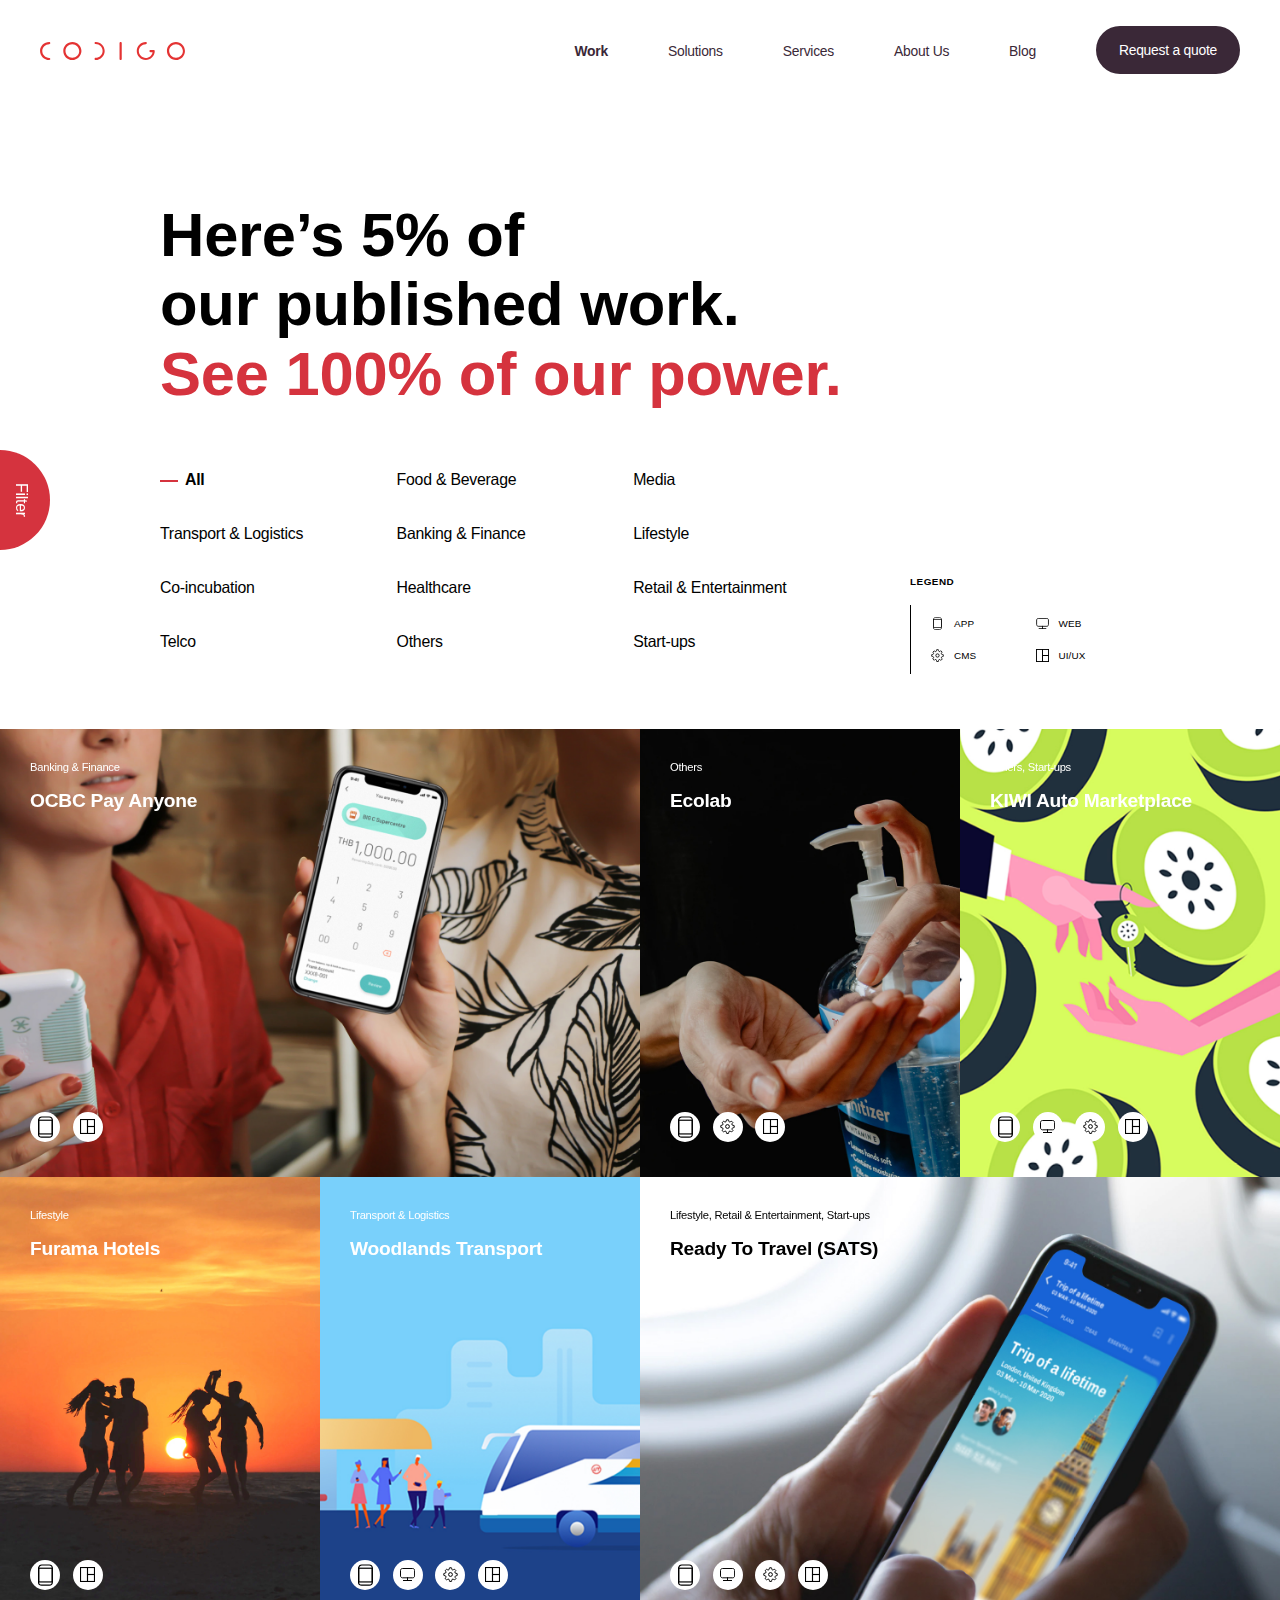
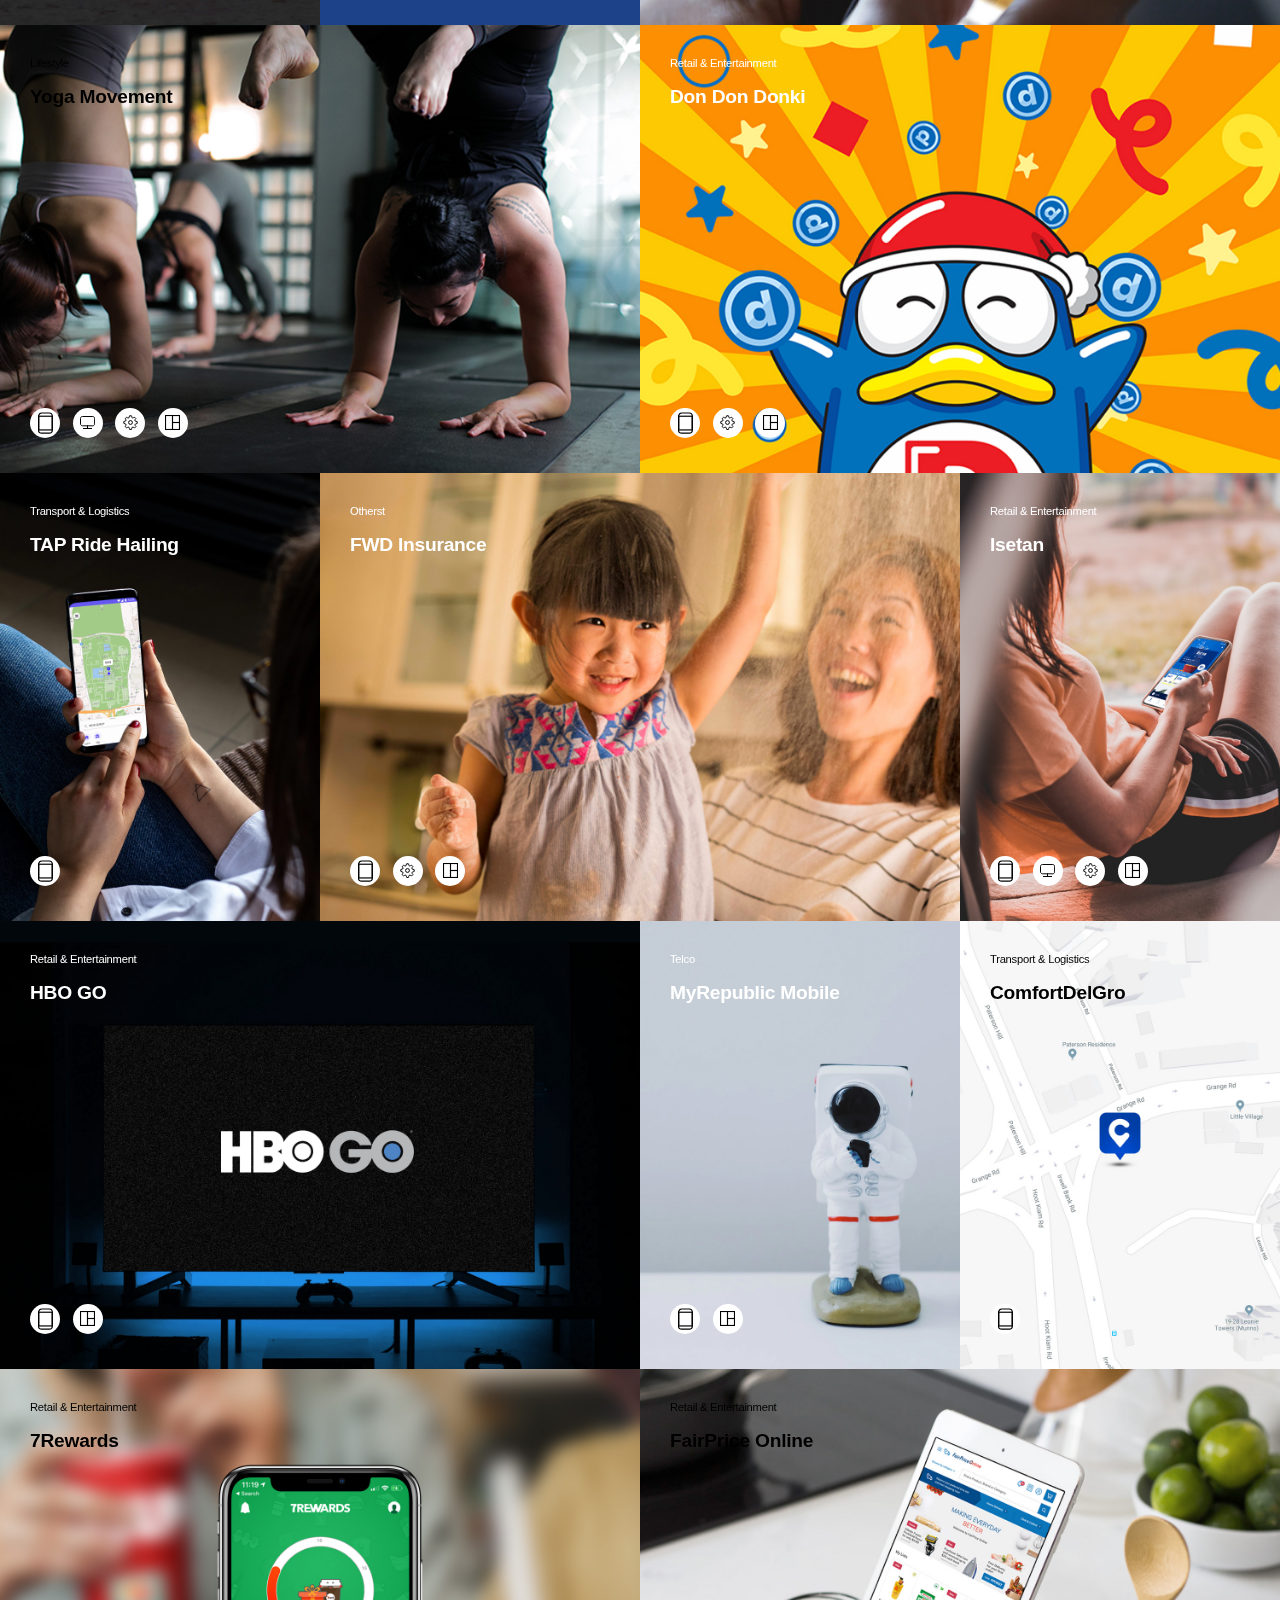
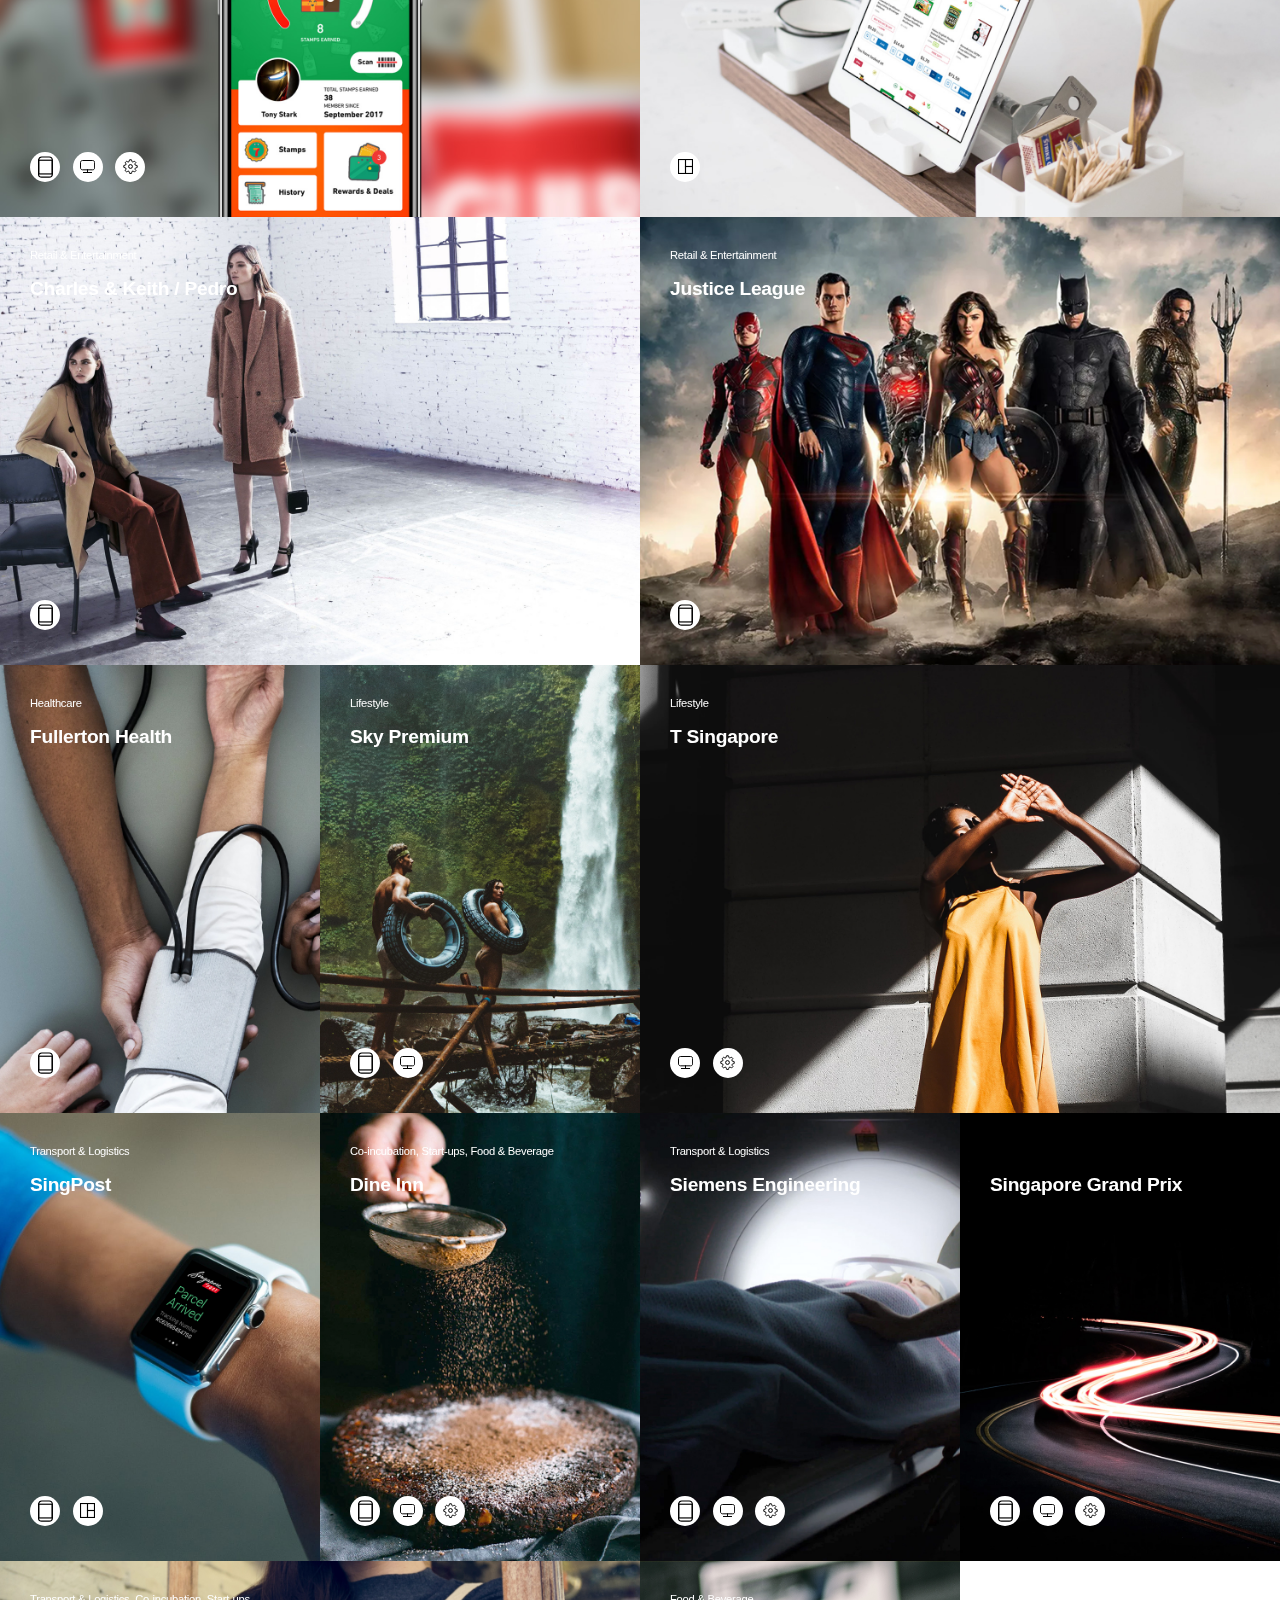
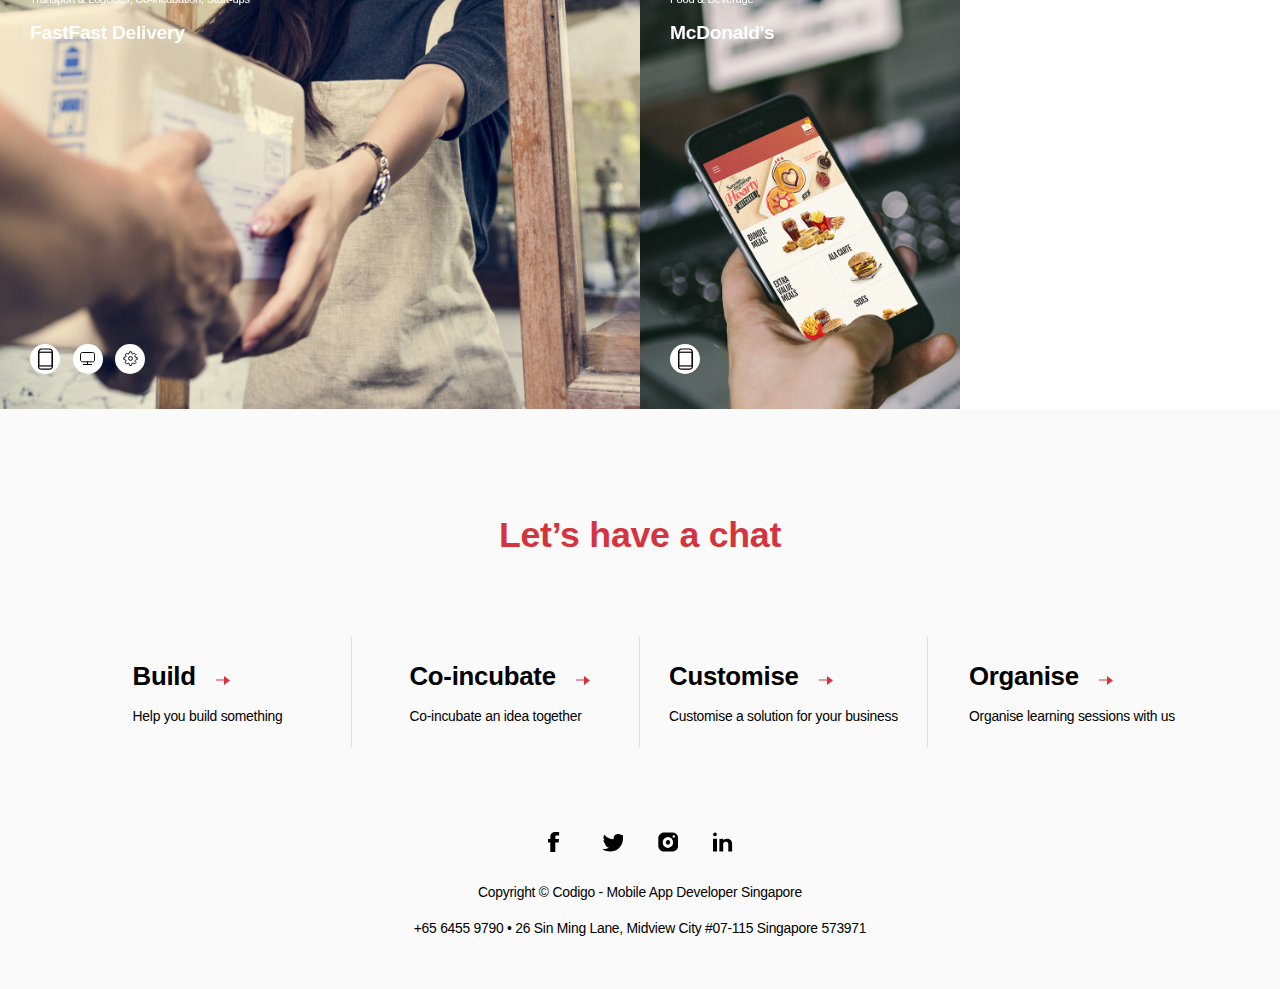
<file: index.html>
<!DOCTYPE html>
<html lang="en">
<head>
    <meta charset="UTF-8">
    <meta http-equiv="X-UA-Compatible" content="IE=edge">
    <meta name="viewport" content="width=device-width, initial-scale=1.0">
    <title>codigo - test</title>
    <link rel="stylesheet" href="css/uikit.min.css" />
    <link rel="stylesheet" href="css/style.css">
</head>
<body>
    <header class="navbar-sticky" uk-scrollspy="cls: uk-animation-slide-top-small;delay: 200;">
        <div class="uk-container">
            <nav class="uk-navbar-container uk-flex" uk-navbar>
                <div class="uk-navbar-left">
                    <a class="uk-navbar-item uk-logo" href="#"><img src="images/logo-codigo-red.svg" alt="" srcset=""></a>
                </div>
                <div class="uk-navbar-right">
                    <ul class="uk-navbar-nav uk-visible@m">
                        <li class="uk-active"><a href="#">Work</a></li>
                        <li><a href="#">Solutions</a></li>
                        <li><a href="#">Services</a></li>
                        <li><a href="#">About us</a></li>
                        <li><a href="#">Blog</a></li>
                        <li><a href="#">Request a quote</a></li>
                    </ul>
                    <button class="navbar-toggler second-button uk-hidden@m" type="button" data-mdb-toggle="collapse"
                        data-mdb-target="#navbarToggleExternalContent10"
                        aria-controls="navbarToggleExternalContent10" aria-expanded="false"
                        aria-label="Toggle navigation">
                        <div class="animated-icon2"><span></span><span></span><span></span><span></span></div>
                    </button>
                </div>
            </nav>
        </div>
    </header>
    <section>
        <div class="uk-container uk-container-small header-wrapper">
            <div class="header-text" uk-scrollspy="cls: uk-animation-slide-bottom-medium;delay: 400;">
                <span>Here’s 5% of</span>
                <span>our published work.</span>
                <span>See 100% of our power.</span>
            </div>
            <div class="filter-and-sample-wrapper uk-grid uk-flex uk-visible@s" uk-grid uk-scrollspy="cls: uk-animation-slide-bottom-medium;delay: 600;">
                <div class="work-list-wrapper uk-width-3-4@m uk-width-1-1@s">
                    <ul class="work-list uk-grid-small uk-child-width-1-3 uk-grid uk-flex uk-grid-row-small uk-grid-column-collapse" uk-grid>
                        <li class="work-item active">All</li>
                        <li class="work-item">Food & Beverage</li>
                        <li class="work-item">Media</li>
                        <li class="work-item">Transport & Logistics</li>
                        <li class="work-item">Banking & Finance</li>
                        <li class="work-item">Lifestyle</li>
                        <li class="work-item">Co-incubation</li>
                        <li class="work-item">Healthcare</li>
                        <li class="work-item">Retail & Entertainment</li>
                        <li class="work-item">Telco</li>
                        <li class="work-item">Others</li>
                        <li class="work-item">Start-ups</li>
                    </ul>
                </div>
                <div class="work-legend-wrapper uk-width-1-4 uk-flex uk-flex-row uk-flex-bottom">
                    <div class="work-legend-inner">
                        <div class="work-legend-title">Legend</div>
                        <div class="work-legend-list uk-flex uk-child-width-1-2 uk-grid-row-collapse uk-grid-column-collapse" uk-grid>
                            <div class="work-legend-item">
                                <span class="work-legend-icon icon-app"></span>
                                <span class="work-legend-text">APP</span>
                            </div>
                            <div class="work-legend-item">
                                <span class="work-legend-icon icon-web"></span>
                                <span class="work-legend-text">WEB</span>
                            </div>
                            <div class="work-legend-item">
                                <span class="work-legend-icon icon-cms"></span>
                                <span class="work-legend-text">CMS</span>
                            </div>
                            <div class="work-legend-item">
                                <span class="work-legend-icon icon-ui-ux"></span>
                                <span class="work-legend-text">UI/UX</span>
                            </div>
                        </div>
                    </div>
                </div>
            </div>
        </div>
    </section>
    <section>
        <div class="work-wrapper uk-flex">
            <div class="left-slidebar-work-filter">
                <div class="work-list-inner-wrapper">
                    <ul class="work-filter-list">
                        <li class="work-item active">All</li>
                        <li class="work-item">Food & Beverage</li>
                        <li class="work-item">Media</li>
                        <li class="work-item">Transport & Logistics</li>
                        <li class="work-item">Banking & Finance</li>
                        <li class="work-item">Lifestyle</li>
                        <li class="work-item">Co-incubation</li>
                        <li class="work-item">Healthcare</li>
                        <li class="work-item">Retail & Entertainment</li>
                        <li class="work-item">Telco</li>
                        <li class="work-item">Others</li>
                        <li class="work-item">Start-ups</li>
                    </ul>
                    <div class="sidebar-work-legend-list">
                        <div class="work-legend-inner">
                            <div class="work-legend-title">Legend</div>
                            <div class="work-legend-list uk-flex uk-child-width-1-2 uk-grid-row-collapse uk-grid-column-collapse" uk-grid>
                                <div class="work-legend-item">
                                    <span class="work-legend-icon icon-app"></span>
                                    <span class="work-legend-text">APP</span>
                                </div>
                                <div class="work-legend-item">
                                    <span class="work-legend-icon icon-web"></span>
                                    <span class="work-legend-text">WEB</span>
                                </div>
                                <div class="work-legend-item">
                                    <span class="work-legend-icon icon-cms"></span>
                                    <span class="work-legend-text">CMS</span>
                                </div>
                                <div class="work-legend-item">
                                    <span class="work-legend-icon icon-ui-ux"></span>
                                    <span class="work-legend-text">UI/UX</span>
                                </div>
                            </div>
                        </div>
                    </div>
                </div>
            </div>
            <div class="left-sidebar-expand"></div>
            <div class="sidebar-btn"><span>Filter</span></div>
            <div class="work-compressor-wrapper uk-grid uk-flex uk-grid-collapse uk-flex-wrap" uk-grid>
                <div class="1 work-compressor-item uk-width-1-2@l uk-width-2-3@m uk-width-1-1@s">
                    <a href="single-page.html">
                        <div class="uk-position-relative">
                            <div class="uk-inline-clip uk-transition-toggle" tabindex="0">
                                <img class="uk-transition-scale-up uk-transition-opaque" src="images/PAO-0@2x.jpg" alt="">
                            </div>
                            <div class="work-compressor-project-title uk-position-top white">
                                <div class="work-title">Banking & Finance</div>
                                <div class="work-des">OCBC Pay Anyone</div>
                            </div>
                            <div class="work-compressor-platforms uk-position-bottom">
                                <span class="icon-platforms icon-app"></span>
                                <span class="icon-platforms icon-ui-ux"></span>
                            </div>
                        </div>
                    </a>
                </div>
                <div class="2 work-compressor-item uk-width-1-4@l uk-width-1-3@m uk-width-1-2@s">
                    <a href="single-page.html">
                        <div class="uk-position-relative">
                            <div class="uk-inline-clip uk-transition-toggle" tabindex="0">
                                <img class="uk-transition-scale-up uk-transition-opaque" src="images/ECO-0@2x.jpg" alt="">
                            </div>
                            <div class="work-compressor-project-title uk-position-top white">
                                <div class="work-title">Others</div>
                                <div class="work-des">Ecolab</div>
                            </div>
                            <div class="work-compressor-platforms uk-position-bottom">
                                <span class="icon-platforms icon-app"></span>
                                <span class="icon-platforms icon-cms"></span>
                                <span class="icon-platforms icon-ui-ux"></span>
                            </div>
                        </div>
                    </a>
                </div>
                <div class="3 work-compressor-item uk-width-1-4@l uk-width-1-3@m uk-width-1-2@s">
                    <a href="single-page.html">
                        <div class="uk-position-relative">
                            <div class="uk-inline-clip uk-transition-toggle" tabindex="0">
                                <img class="uk-transition-scale-up uk-transition-opaque" src="images/KIWI-0@2x.jpg" alt="">
                            </div>
                            <div class="work-compressor-project-title uk-position-top white">
                                <div class="work-title">Others, Start-ups</div>
                                <div class="work-des">KIWI Auto Marketplace</div>
                            </div>
                            <div class="work-compressor-platforms uk-position-bottom">
                                <span class="icon-platforms icon-app"></span>
                                <span class="icon-platforms icon-web"></span>
                                <span class="icon-platforms icon-cms"></span>
                                <span class="icon-platforms icon-ui-ux"></span>
                            </div>
                        </div>
                    </a>
                </div>
                <div class="4 work-compressor-item uk-width-1-4@l uk-width-1-3@m uk-width-1-2@s">
                    <a href="single-page.html">
                        <div class="uk-position-relative">
                            <div class="uk-inline-clip uk-transition-toggle" tabindex="0">
                                <img class="uk-transition-scale-up uk-transition-opaque" src="images/FURAMA-0@2x.jpg" alt="">
                            </div>
                            <div class="work-compressor-project-title uk-position-top white">
                                <div class="work-title">Lifestyle</div>
                                <div class="work-des">Furama Hotels</div>
                            </div>
                            <div class="work-compressor-platforms uk-position-bottom">
                                <span class="icon-platforms icon-app"></span>
                                <span class="icon-platforms icon-ui-ux"></span>
                            </div>
                        </div>
                    </a>
                </div>
                <div class="5 work-compressor-item uk-width-1-4@l uk-width-1-3@m uk-width-1-2@s">
                    <a href="single-page.html">
                        <div class="uk-position-relative">
                            <div class="uk-inline-clip uk-transition-toggle" tabindex="0">
                                <img class="uk-transition-scale-up uk-transition-opaque" src="images/WTS-0@2x.jpg" alt="">
                            </div>
                            <div class="work-compressor-project-title uk-position-top white">
                                <div class="work-title">Transport & Logistics</div>
                                <div class="work-des">Woodlands Transport</div>
                            </div>
                            <div class="work-compressor-platforms uk-position-bottom">
                                <span class="icon-platforms icon-app"></span>
                                <span class="icon-platforms icon-web"></span>
                                <span class="icon-platforms icon-cms"></span>
                                <span class="icon-platforms icon-ui-ux"></span>
                            </div>
                        </div>
                    </a>
                </div>
                <div class="6 work-compressor-item uk-width-1-2@l uk-width-2-3@m uk-width-1-1@s">
                    <a href="single-page.html">
                        <div class="uk-position-relative">
                            <div class="uk-inline-clip uk-transition-toggle" tabindex="0">
                                <img class="uk-transition-scale-up uk-transition-opaque" src="images/RTT-0@2x.jpg" alt="">
                            </div>
                            <div class="work-compressor-project-title uk-position-top black">
                                <div class="work-title">Lifestyle, Retail & Entertainment, Start-ups</div>
                                <div class="work-des">Ready To Travel (SATS)</div>
                            </div>
                            <div class="work-compressor-platforms uk-position-bottom">
                                <span class="icon-platforms icon-app"></span>
                                <span class="icon-platforms icon-web"></span>
                                <span class="icon-platforms icon-cms"></span>
                                <span class="icon-platforms icon-ui-ux"></span>
                            </div>
                        </div>
                    </a>
                </div>
                <div class="7 work-compressor-item uk-width-1-2@l uk-width-2-3@m uk-width-1-1@s">
                    <a href="single-page.html">
                        <div class="uk-position-relative">
                            <div class="uk-inline-clip uk-transition-toggle" tabindex="0">
                                <img class="uk-transition-scale-up uk-transition-opaque" src="images/YM-0@2x-1.jpg" alt="">
                            </div>
                            <div class="work-compressor-project-title uk-position-top black">
                                <div class="work-title">Lifestyle</div>
                                <div class="work-des">Yoga Movement</div>
                            </div>
                            <div class="work-compressor-platforms uk-position-bottom">
                                <span class="icon-platforms icon-app"></span>
                                <span class="icon-platforms icon-web"></span>
                                <span class="icon-platforms icon-cms"></span>
                                <span class="icon-platforms icon-ui-ux"></span>
                            </div>
                        </div>
                    </a>
                </div>
                <div class="8 work-compressor-item uk-width-1-2@l uk-width-2-3@m uk-width-1-1@s">
                    <a href="single-page.html">
                        <div class="uk-position-relative">
                            <div class="uk-inline-clip uk-transition-toggle" tabindex="0">
                                <img class="uk-transition-scale-up uk-transition-opaque" src="images/DONKI-0@2x.jpg" alt="">
                            </div>
                            <div class="work-compressor-project-title uk-position-top white">
                                <div class="work-title">Retail & Entertainment</div>
                                <div class="work-des">Don Don Donki</div>
                            </div>
                            <div class="work-compressor-platforms uk-position-bottom">
                                <span class="icon-platforms icon-app"></span>
                                <span class="icon-platforms icon-cms"></span>
                                <span class="icon-platforms icon-ui-ux"></span>
                            </div>
                        </div>
                    </a>
                </div>
                <div class="9 work-compressor-item uk-width-1-4@l uk-width-1-3@m uk-width-1-2@s">
                    <a href="single-page.html">
                        <div class="uk-position-relative">
                            <div class="uk-inline-clip uk-transition-toggle" tabindex="0">
                                <img class="uk-transition-scale-up uk-transition-opaque" src="images/TAP-0@2x.jpg" alt="">
                            </div>
                            <div class="work-compressor-project-title uk-position-top white">
                                <div class="work-title">Transport & Logistics</div>
                                <div class="work-des">TAP Ride Hailing</div>
                            </div>
                            <div class="work-compressor-platforms uk-position-bottom">
                                <span class="icon-platforms icon-app"></span>
                            </div>
                        </div>
                    </a>
                </div>
                <div class="10 work-compressor-item uk-width-1-2@l uk-width-2-3@m uk-width-1-1@s">
                    <a href="single-page.html">
                        <div class="uk-position-relative">
                            <div class="uk-inline-clip uk-transition-toggle" tabindex="0">
                                <img class="uk-transition-scale-up uk-transition-opaque" src="images/FWD-0@2x.jpg" alt="">
                            </div>
                            <div class="work-compressor-project-title uk-position-top white">
                                <div class="work-title">Otherst</div>
                                <div class="work-des">FWD Insurance</div>
                            </div>
                            <div class="work-compressor-platforms uk-position-bottom">
                                <span class="icon-platforms icon-app"></span>
                                <span class="icon-platforms icon-cms"></span>
                                <span class="icon-platforms icon-ui-ux"></span>
                            </div>
                        </div>
                    </a>
                </div>
                <div class="11 work-compressor-item uk-width-1-4@l uk-width-1-3@m uk-width-1-2@s">
                    <a href="single-page.html">
                        <div class="uk-position-relative">
                            <div class="uk-inline-clip uk-transition-toggle" tabindex="0">
                                <img class="uk-transition-scale-up uk-transition-opaque" src="images/ISETAN-0@2x.jpg" alt="">
                            </div>
                            <div class="work-compressor-project-title uk-position-top white">
                                <div class="work-title">Retail & Entertainment</div>
                                <div class="work-des">Isetan</div>
                            </div>
                            <div class="work-compressor-platforms uk-position-bottom">
                                <span class="icon-platforms icon-app"></span>
                                <span class="icon-platforms icon-web"></span>
                                <span class="icon-platforms icon-cms"></span>
                                <span class="icon-platforms icon-ui-ux"></span>
                            </div>
                        </div>
                    </a>
                </div>
                <div class="12 work-compressor-item uk-width-1-2@l uk-width-2-3@m uk-width-1-1@s">
                    <a href="single-page.html">
                        <div class="uk-position-relative">
                            <div class="uk-inline-clip uk-transition-toggle" tabindex="0">
                                <img class="uk-transition-scale-up uk-transition-opaque" src="images/HBO-0@2x-2.jpg" alt="">
                            </div>
                            <div class="work-compressor-project-title uk-position-top white">
                                <div class="work-title">Retail & Entertainment</div>
                                <div class="work-des">HBO GO</div>
                            </div>
                            <div class="work-compressor-platforms uk-position-bottom">
                                <span class="icon-platforms icon-app"></span>
                                <span class="icon-platforms icon-ui-ux"></span>
                            </div>
                        </div>
                    </a>
                </div>
                <div class="13 work-compressor-item uk-width-1-4@l uk-width-1-3@m uk-width-1-2@s">
                    <a href="single-page.html">
                        <div class="uk-position-relative">
                            <div class="uk-inline-clip uk-transition-toggle" tabindex="0">
                                <img class="uk-transition-scale-up uk-transition-opaque" src="images/MYR.jpg" alt="">
                            </div>
                            <div class="work-compressor-project-title uk-position-top white">
                                <div class="work-title">Telco</div>
                                <div class="work-des">MyRepublic Mobile</div>
                            </div>
                            <div class="work-compressor-platforms uk-position-bottom">
                                <span class="icon-platforms icon-app"></span>
                                <span class="icon-platforms icon-ui-ux"></span>
                            </div>
                        </div>
                    </a>
                </div>
                <div class="14 work-compressor-item uk-width-1-4@l uk-width-1-3@m uk-width-1-2@s">
                    <a href="single-page.html">
                        <div class="uk-position-relative">
                            <div class="uk-inline-clip uk-transition-toggle" tabindex="0">
                                <img class="uk-transition-scale-up uk-transition-opaque" src="images/CDG-2-1.jpg" alt="">
                            </div>
                            <div class="work-compressor-project-title uk-position-top black">
                                <div class="work-title">Transport & Logistics</div>
                                <div class="work-des">ComfortDelGro</div>
                            </div>
                            <div class="work-compressor-platforms uk-position-bottom">
                                <span class="icon-platforms icon-app"></span>
                            </div>
                        </div>
                    </a>
                </div>
                <div class="15 work-compressor-item uk-width-1-2@l uk-width-2-3@m uk-width-1-1@s">
                    <a href="#">
                        <div class="uk-position-relative">
                            <div class="uk-inline-clip uk-transition-toggle" tabindex="0">
                                <img class="uk-transition-scale-up uk-transition-opaque" src="images/711.jpg" alt="">
                            </div>
                            <div class="work-compressor-project-title uk-position-top black">
                                <div class="work-title">Retail & Entertainment</div>
                                <div class="work-des">7Rewards</div>
                            </div>
                            <div class="work-compressor-platforms uk-position-bottom">
                                <span class="icon-platforms icon-app"></span>
                                <span class="icon-platforms icon-web"></span>
                                <span class="icon-platforms icon-cms"></span>
                            </div>
                        </div>
                    </a>
                </div>
                <div class="16 work-compressor-item uk-width-1-2@l uk-width-2-3@m uk-width-1-1@s">
                    <a href="#">
                        <div class="uk-position-relative">
                            <div class="uk-inline-clip uk-transition-toggle" tabindex="0">
                                <img class="uk-transition-scale-up uk-transition-opaque" src="images/FPOL.jpg" alt="">
                            </div>
                            <div class="work-compressor-project-title uk-position-top black">
                                <div class="work-title">Retail & Entertainment</div>
                                <div class="work-des">FairPrice Online</div>
                            </div>
                            <div class="work-compressor-platforms uk-position-bottom">
                                <span class="icon-platforms icon-ui-ux"></span>
                            </div>
                        </div>
                    </a>
                </div>
                <div class="17 work-compressor-item uk-width-1-2@l uk-width-2-3@m uk-width-1-1@s">
                    <a href="#">
                        <div class="uk-position-relative">
                            <div class="uk-inline-clip uk-transition-toggle" tabindex="0">
                                <img class="uk-transition-scale-up uk-transition-opaque" src="images/ck.jpg" alt="">
                            </div>
                            <div class="work-compressor-project-title uk-position-top white">
                                <div class="work-title">Retail & Entertainment</div>
                                <div class="work-des">Charles & Keith / Pedro</div>
                            </div>
                            <div class="work-compressor-platforms uk-position-bottom">
                                <span class="icon-platforms icon-app"></span>
                            </div>
                        </div>
                    </a>
                </div>
                <div class="18 work-compressor-item uk-width-1-2@l uk-width-2-3@m uk-width-1-1@s">
                    <a href="#">
                        <div class="uk-position-relative">
                            <div class="uk-inline-clip uk-transition-toggle" tabindex="0">
                                <img class="uk-transition-scale-up uk-transition-opaque" src="images/thumbnail-justice_league@2x.jpg" alt="">
                            </div>
                            <div class="work-compressor-project-title uk-position-top white">
                                <div class="work-title">Retail & Entertainment</div>
                                <div class="work-des">Justice League</div>
                            </div>
                            <div class="work-compressor-platforms uk-position-bottom">
                                <span class="icon-platforms icon-app"></span>
                            </div>
                        </div>
                    </a>
                </div>
                <div class="19 work-compressor-item uk-width-1-4@l uk-width-1-3@m uk-width-1-2@s">
                    <a href="">
                        <div class="uk-position-relative">
                            <div class="uk-inline-clip uk-transition-toggle" tabindex="0">
                                <img class="uk-transition-scale-up uk-transition-opaque" src="images/fullerton-health-thumbnail@2x.jpg" alt="">
                            </div>
                            <div class="work-compressor-project-title uk-position-top white">
                                <div class="work-title">Healthcare</div>
                                <div class="work-des">Fullerton Health</div>
                            </div>
                            <div class="work-compressor-platforms uk-position-bottom">
                                <span class="icon-platforms icon-app"></span>
                            </div>
                        </div>
                    </a>
                </div>
                <div class="20 work-compressor-item uk-width-1-4@l uk-width-1-3@m uk-width-1-2@s">
                    <a href="">
                        <div class="uk-position-relative">
                            <div class="uk-inline-clip uk-transition-toggle" tabindex="0">
                                <img class="uk-transition-scale-up uk-transition-opaque" src="images/skypremium-thumbnail@2x.jpg" alt="">
                            </div>
                            <div class="work-compressor-project-title uk-position-top white">
                                <div class="work-title">Lifestyle</div>
                                <div class="work-des">Sky Premium</div>
                            </div>
                            <div class="work-compressor-platforms uk-position-bottom">
                                <span class="icon-platforms icon-app"></span>
                                <span class="icon-platforms icon-web"></span>
                            </div>
                        </div>
                    </a>
                </div>
                <div class="21 work-compressor-item uk-width-1-2@l uk-width-2-3@m uk-width-1-1@s">
                    <a href="#">
                        <div class="uk-position-relative">
                            <div class="uk-inline-clip uk-transition-toggle" tabindex="0">
                                <img class="uk-transition-scale-up uk-transition-opaque" src="images/TSingapore-thumbnail@2x.jpg" alt="">
                            </div>
                            <div class="work-compressor-project-title uk-position-top white">
                                <div class="work-title">Lifestyle</div>
                                <div class="work-des">T Singapore</div>
                            </div>
                            <div class="work-compressor-platforms uk-position-bottom">
                                <span class="icon-platforms icon-web"></span>
                                <span class="icon-platforms icon-cms"></span>
                            </div>
                        </div>
                    </a>
                </div>
                <div class="22 work-compressor-item uk-width-1-4@l uk-width-1-3@m uk-width-1-2@s">
                    <a href="#">
                        <div class="uk-position-relative">
                            <div class="uk-inline-clip uk-transition-toggle" tabindex="0">
                                <img class="uk-transition-scale-up uk-transition-opaque" src="images/singpost-thumbnail@2x.jpg" alt="">
                            </div>
                            <div class="work-compressor-project-title uk-position-top white">
                                <div class="work-title">Transport & Logistics</div>
                                <div class="work-des">SingPost</div>
                            </div>
                            <div class="work-compressor-platforms uk-position-bottom">
                                <span class="icon-platforms icon-app"></span>
                                <span class="icon-platforms icon-ui-ux"></span>
                            </div>
                        </div>
                    </a>
                </div>
                <div class="23 work-compressor-item uk-width-1-4@l uk-width-1-3@m uk-width-1-2@s">
                    <a href="#">
                        <div class="uk-position-relative">
                            <div class="uk-inline-clip uk-transition-toggle" tabindex="0">
                                <img class="uk-transition-scale-up uk-transition-opaque" src="images/dineinn.jpg" alt="">
                            </div>
                            <div class="work-compressor-project-title uk-position-top white">
                                <div class="work-title">Co-incubation, Start-ups, Food & Beverage</div>
                                <div class="work-des">Dine Inn</div>
                            </div>
                            <div class="work-compressor-platforms uk-position-bottom">
                                <span class="icon-platforms icon-app"></span>
                                <span class="icon-platforms icon-web"></span>
                                <span class="icon-platforms icon-cms"></span>
                            </div>
                        </div>
                    </a>
                </div>
                <div class="24 work-compressor-item uk-width-1-4@l uk-width-1-3@m uk-width-1-2@s">
                    <a href="#">
                        <div class="uk-position-relative">
                            <div class="uk-inline-clip uk-transition-toggle" tabindex="0">
                                <img class="uk-transition-scale-up uk-transition-opaque" src="images/siemens.jpg" alt="">
                            </div>
                            <div class="work-compressor-project-title uk-position-top white">
                                <div class="work-title">Transport & Logistics</div>
                                <div class="work-des">Siemens Engineering</div>
                            </div>
                            <div class="work-compressor-platforms uk-position-bottom">
                                <span class="icon-platforms icon-app"></span>
                                <span class="icon-platforms icon-web"></span>
                                <span class="icon-platforms icon-cms"></span>
                            </div>
                        </div>
                    </a>
                </div>
                <div class="25 work-compressor-item uk-width-1-4@l uk-width-1-3@m uk-width-1-2@s">
                    <a href="#">
                        <div class="uk-position-relative">
                            <div class="uk-inline-clip uk-transition-toggle" tabindex="0">
                                <img class="uk-transition-scale-up uk-transition-opaque" src="images/f1.jpg" alt="">
                            </div>
                            <div class="work-compressor-project-title uk-position-top white">
                                <div class="work-title"></div>
                                <div class="work-des">Singapore Grand Prix</div>
                            </div>
                            <div class="work-compressor-platforms uk-position-bottom">
                                <span class="icon-platforms icon-app"></span>
                                <span class="icon-platforms icon-web"></span>
                                <span class="icon-platforms icon-cms"></span>
                            </div>
                        </div>
                    </a>
                </div>
                <div class="26 work-compressor-item uk-width-1-2@l uk-width-2-3@m uk-width-1-1@s">
                    <a href="#">
                        <div class="uk-position-relative">
                            <div class="uk-inline-clip uk-transition-toggle" tabindex="0">
                                <img class="uk-transition-scale-up uk-transition-opaque" src="images/FF-1.jpg" alt="">
                            </div>
                            <div class="work-compressor-project-title uk-position-top white">
                                <div class="work-title">Transport & Logistics, Co-incubation, Start-ups</div>
                                <div class="work-des">FastFast Delivery</div>
                            </div>
                            <div class="work-compressor-platforms uk-position-bottom">
                                <span class="icon-platforms icon-app"></span>
                                <span class="icon-platforms icon-web"></span>
                                <span class="icon-platforms icon-cms"></span>
                            </div>
                        </div>
                    </a>
                </div>
                <div class="27 work-compressor-item uk-width-1-4@l uk-width-1-3@m uk-width-1-2@s">
                    <a href="#">
                        <div class="uk-position-relative">
                            <div class="uk-inline-clip uk-transition-toggle" tabindex="0">
                                <img class="uk-transition-scale-up uk-transition-opaque" src="images/mc-cafe-thumbnail@2x.jpg" alt="">
                            </div>
                            <div class="work-compressor-project-title uk-position-top white">
                                <div class="work-title">Food & Beverage</div>
                                <div class="work-des">McDonald's</div>
                            </div>
                            <div class="work-compressor-platforms uk-position-bottom">
                                <span class="icon-platforms icon-app"></span>
                            </div>
                        </div>
                    </a>
                </div>
            </div>
        </div>
    </section>
    <footer>
        <div class="uk-container uk-container-mediun">
            <div class="footer-wrapper">
                <div class="footer-title">Let’s have a chat</div>
                <div class="trusts-wrapper uk-grid uk-flex uk-child-width-1-4@l uk-child-width-1-4@m uk-child-width-1-1@s uk-grid-column-collapse" uk-grid>
                    <div class="trusts-item">
                        <div class="trusts-inner">   
                            <div class="label">Build</div>
                            <div class="text">Help you build something</div>
                        </div>
                    </div>
                    <div class="trusts-item">
                        <div class="trusts-inner">   
                            <div class="label">Co-incubate</div>
                            <div class="text">Co-incubate an idea together</div>
                        </div>
                    </div>
                    <div class="trusts-item">
                        <div class="trusts-inner">   
                            <div class="label">Customise</div>
                            <div class="text">Customise a solution for your business</div>
                        </div>
                    </div>
                    <div class="trusts-item">
                        <div class="trusts-inner">   
                            <div class="label">Organise</div>
                            <div class="text">Organise learning sessions with us</div>
                        </div>
                    </div>
                </div>
                <div class="social-wrapper uk-flex uk-flex-around">
                    <a href="#" class="social-icon uk-icon-facebook" uk-icon="facebook"></a>
                    <a href="#" class="social-icon uk-icon-twitter" uk-icon="twitter"></a>
                    <a href="#" class="social-icon uk-icon-instagram" uk-icon="instagram"></a>
                    <a href="#" class="social-icon uk-icon-linkedIn" uk-icon="linkedIn"></a>
                </div>
                <div class="copy-right-wrapper">
                    <div class="copy-right-text">Copyright © Codigo - Mobile App Developer Singapore</div>
                    <div class="address">+65 6455 9790 • 26 Sin Ming Lane, Midview City #07-115 Singapore 573971</div>
                </div>
            </div>
        </div>
    </footer>
    <script src="js/jquery-3.6.0.min.js"></script>
    <script src="js/uikit.min.js"></script>
    <script src="js/uikit-icons.js"></script>
    <script src="js/gsap.min.js"></script>
    <script src="js/ScrollTrigger.min.js"></script>
    <script src="js/script.js"></script>
</body>
</html>
</file>
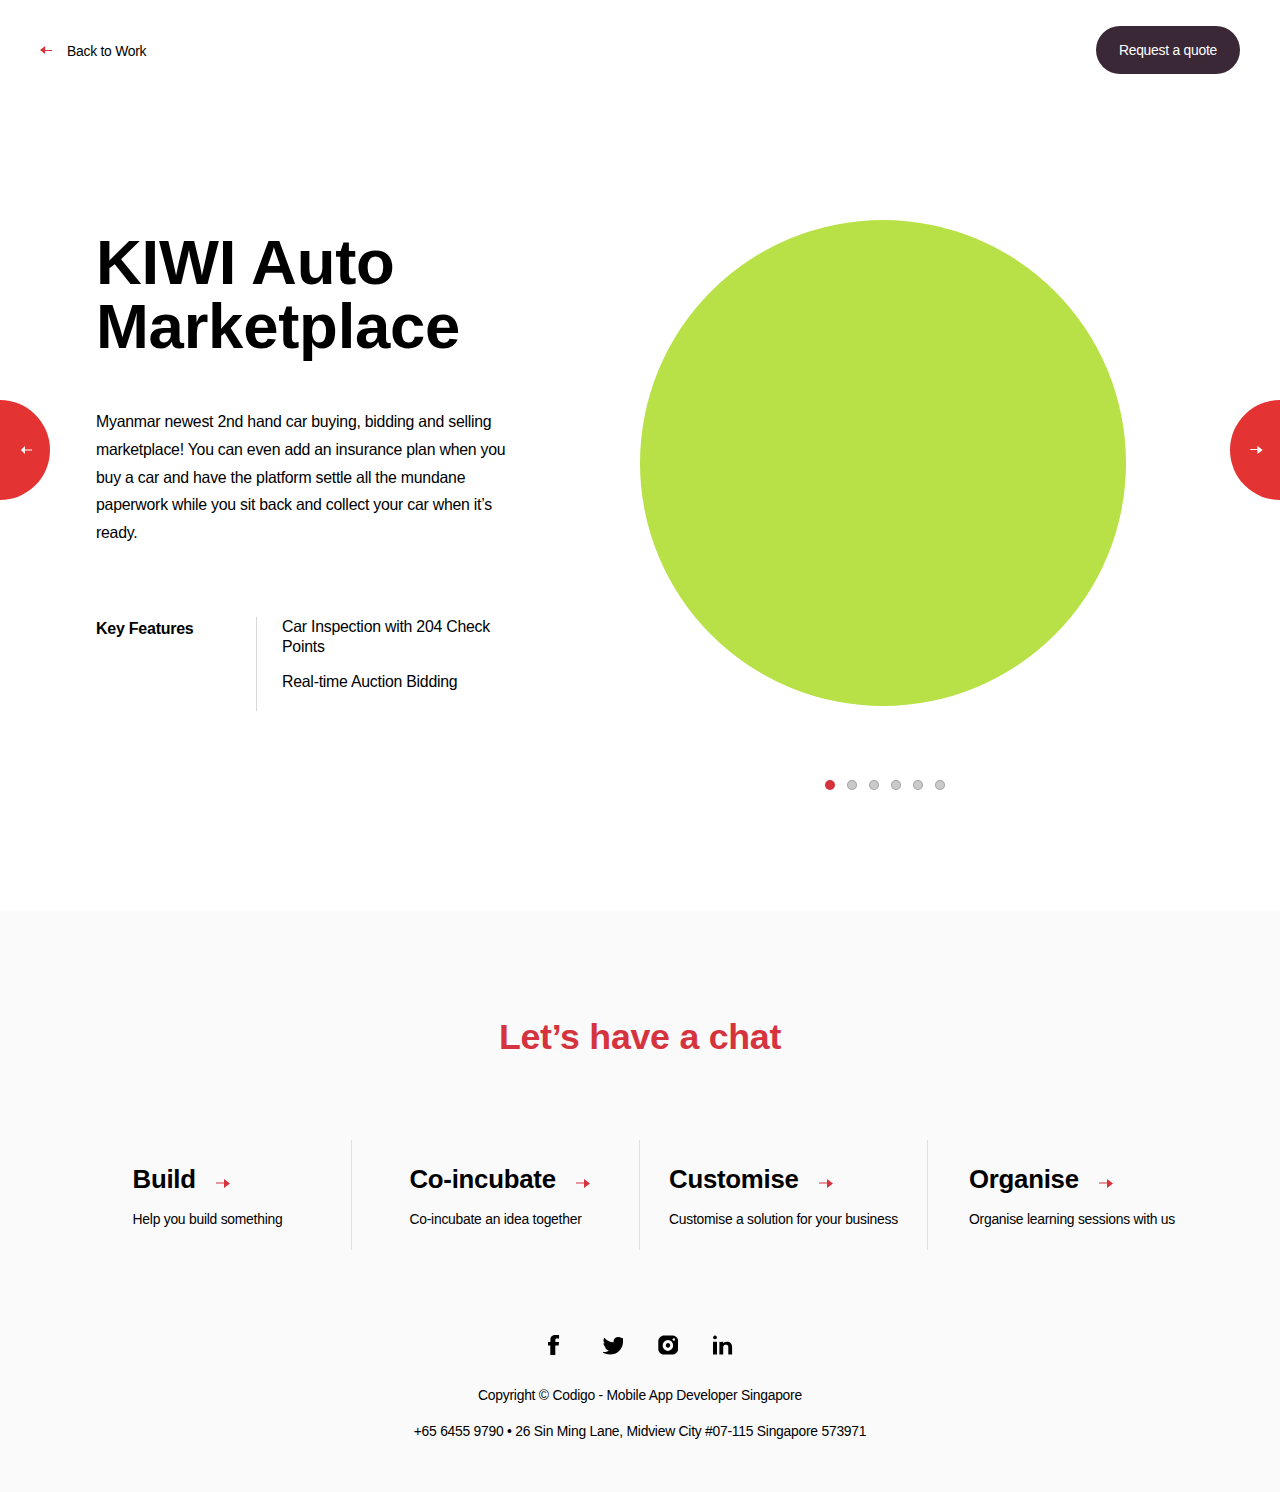
<file: single-page.html>
<!DOCTYPE html>
<html lang="en">
<head>
    <meta charset="UTF-8">
    <meta http-equiv="X-UA-Compatible" content="IE=edge">
    <meta name="viewport" content="width=device-width, initial-scale=1.0">
    <title>codigo - test</title>
    <link rel="stylesheet" href="css/uikit.min.css" />
    <link rel="stylesheet" href="css/style.css">
</head>
<body class="single">
    <header class="navbar-sticky">
        <div class="uk-container">
            <nav class="uk-navbar-container uk-flex" uk-navbar>
                <div class="uk-navbar-left">
                    <ul class="uk-navbar-nav">
                        <li class="back-btn"><a href="index.html">Back to Work</a></li>
                    </ul>
                </div>
                <div class="uk-navbar-right">
                    <ul class="uk-navbar-nav uk-visible@m">
                        <li><a href="#">Request a quote</a></li>
                    </ul>
                    <button class="navbar-toggler second-button uk-hidden@m" type="button" data-mdb-toggle="collapse"
                        data-mdb-target="#navbarToggleExternalContent10"
                        aria-controls="navbarToggleExternalContent10" aria-expanded="false"
                        aria-label="Toggle navigation">
                        <div class="animated-icon2"><span></span><span></span><span></span><span></span></div>
                    </button>
                </div>
            </nav>
        </div>
    </header>
    <section>
        <div class="uk-container single-content-wrapper">
            <div class="project-details">
                <div class="project-content">
                    <div class="title" uk-scrollspy="cls: uk-animation-slide-bottom-medium;delay: 300;">KIWI Auto Marketplace</div>
                    <div class="des" uk-scrollspy="cls: uk-animation-slide-bottom-medium;delay: 500;">Myanmar newest 2nd hand car buying, bidding and selling marketplace! You can even add an insurance plan when you buy a car and have the platform settle all the mundane paperwork while you sit back and collect your car when it’s ready.</div>
                    <div class="feature-wrapper" uk-scrollspy="cls: uk-animation-slide-bottom-medium;delay: 600;">
                        <div class="label-wrapper">
                            <div class="label">Key Features</div>
                        </div>
                        <div class="list-wrapper">
                            <ul>
                                <li>Car Inspection with 204 Check Points</li>
                                <li>Real-time Auction Bidding</li>
                            </ul>
                        </div>
                    </div>
                </div>
                <div class="project-image">
                    <div class="background-circle"></div>
                    
                    <div id="slideshowevento" class="uk-slideshow" uk-slideshow="animation: fade;autoplay: true;">

                        <div class="uk-position-relative uk-visible-toggle uk-light" tabindex="-1" uk-scrollspy="cls: uk-animation-slide-bottom-medium;delay: 1200;">
                    
                            <ul class="uk-slideshow-items">
                                <li>
                                    <img src="images/KIWI-1.png" alt="" uk-cover>
                                </li>
                                <li>
                                    <img src="images/KIWI-2.png" alt="" uk-cover>
                                </li>
                                <li>
                                    <img src="images/KIWI-3.png" alt="" uk-cover>
                                </li>
                                <li>
                                    <img src="images/KIWI-4.png" alt="" uk-cover>
                                </li>
                                <li>
                                    <img src="images/KIWI-5.png" alt="" uk-cover>
                                </li>
                                <li>
                                    <img src="images/KIWI-6.png" alt="" uk-cover>
                                </li>
                            </ul>
                    
                        </div>
                    
                        <ul class="uk-slideshow-nav uk-dotnav uk-flex-center uk-margin"></ul>
                    
                    </div>
                    
                </div>
            </div>
        </div>
        <div class="work-nav">
            <a class="prev" href="#"></a>
            <a class="next" href="#"></a>
        </div>
    </section>
    <footer id="footer">
        <div class="uk-container uk-container-mediun">
            <div class="footer-wrapper">
                <div class="footer-title">Let’s have a chat</div>
                <div class="trusts-wrapper uk-grid uk-flex uk-child-width-1-4@l uk-child-width-1-4@m uk-child-width-1-1@s uk-grid-column-collapse" uk-grid>
                    <div class="trusts-item">
                        <div class="trusts-inner">   
                            <div class="label">Build</div>
                            <div class="text">Help you build something</div>
                        </div>
                    </div>
                    <div class="trusts-item">
                        <div class="trusts-inner">   
                            <div class="label">Co-incubate</div>
                            <div class="text">Co-incubate an idea together</div>
                        </div>
                    </div>
                    <div class="trusts-item">
                        <div class="trusts-inner">   
                            <div class="label">Customise</div>
                            <div class="text">Customise a solution for your business</div>
                        </div>
                    </div>
                    <div class="trusts-item">
                        <div class="trusts-inner">   
                            <div class="label">Organise</div>
                            <div class="text">Organise learning sessions with us</div>
                        </div>
                    </div>
                </div>
                <div class="social-wrapper uk-flex uk-flex-around">
                    <a href="#" class="social-icon uk-icon-facebook" uk-icon="facebook"></a>
                    <a href="#" class="social-icon uk-icon-twitter" uk-icon="twitter"></a>
                    <a href="#" class="social-icon uk-icon-instagram" uk-icon="instagram"></a>
                    <a href="#" class="social-icon uk-icon-linkedIn" uk-icon="linkedIn"></a>
                </div>
                <div class="copy-right-wrapper">
                    <div class="copy-right-text">Copyright © Codigo - Mobile App Developer Singapore</div>
                    <div class="address">+65 6455 9790 • 26 Sin Ming Lane, Midview City #07-115 Singapore 573971</div>
                </div>
            </div>
        </div>
    </footer>
    <script src="js/jquery-3.6.0.min.js"></script>
    <script src="js/uikit.min.js"></script>
    <script src="js/uikit-icons.js"></script>
    <script src="js/gsap.min.js"></script>
    <script src="js/ScrollTrigger.min.js"></script>
    <script src="js/script.js"></script>
</body>
</html>
</file>
<file: css/style.css>
:root {
    /* color */
    --blue: #00f;
    --white: #fff;
    --black: #000;
    --red: #d5333e;
    --gray: #3a2837;
}

/* @font-face {
    font-family: 'Helvetica';
    src: url('../fonts/Helvetica/Helvetica.eot') format('embedded-opentype'), url('../fonts/Helvetica/Helvetica.ttf')  format('truetype'), url('../fonts/Helvetica/Helvetica.svg#Helvetica') format('svg');
    font-weight: normal;
    font-style: normal;
} */

/* *, html{
    font-family: "Helvetica";
} */

html{
    scroll-behavior: smooth;
    font-size: 62%;
    letter-spacing: -.025em;
}

::-moz-selection { 
    background: transparent;
    color: var(--blue);
 }

::selection { 
    background: transparent;
    color: var(--blue);
 }

.uk-container{
    max-width: inherit;
}

.uk-container-small{
    max-width: inherit;
    width: 75%;
}

header{
    background-color: var(--white);
}

header nav{
    background: transparent !important;
    min-height: 100px;
}

header nav .uk-navbar-right ul.uk-navbar-nav li{
    display: flex;
    align-items: center;
}

header nav .uk-navbar-right ul.uk-navbar-nav li a{
    padding-top: 2px;
    color: var(--gray);
    margin-right: 60px;
    font-size: 1.4rem;
    padding-left: 0px;
    text-transform: capitalize;
    padding-right: 0px;
    min-height: max-content;
    position: relative;
}

header nav .uk-navbar-right ul.uk-navbar-nav li a:hover::after{
    width: 100%;
}

header nav .uk-navbar-right ul.uk-navbar-nav li a::after{
    content: '';
    width: 0%;
    height: 1px;
    background-color: var(--black);
    position: absolute;
    left: 0px;
    bottom: 0px;
    transition: width .5s linear;
}

header nav .uk-navbar-left .uk-logo{
    width: 145px;
    height: 33px;
    padding-top: 2px;
    padding-left: 0px;
    padding-right: 0px;
}

header nav .uk-navbar-left .uk-logo img{
    width: 100%;
}

header nav .uk-navbar-right ul.uk-navbar-nav li.uk-active a{
    font-weight: 700;
}

header nav .uk-navbar-right ul.uk-navbar-nav li:last-of-type a::after{
    content: none;
}

header nav .uk-navbar-right ul.uk-navbar-nav li:last-of-type{
    display: flex;
    align-items: center;
}

header nav .uk-navbar-right ul.uk-navbar-nav li:last-of-type a{
    margin-right: 0px;
    background-color: #3a2837;
    padding: 14px 23px;
    border-radius: 30px;
    min-height: max-content;
    display: inline-block;
    color: var(--white);
    -webkit-transform: scale(1);
    transition: transform .5s ease-in-out;
    text-transform: inherit;
}

header nav .uk-navbar-right ul.uk-navbar-nav li:last-of-type a:hover{
    -webkit-transform: scale(1.05); 
}

.header-wrapper{
    padding-top: 200px;
}

.header-wrapper .header-text span{
    font-weight: 800;
    font-size: 6.2rem;
    line-height: 7rem;
    display: block;
    color: var(--black);
}

.header-wrapper .header-text span:last-of-type{
    color: var(--red);
}

.single header nav .uk-navbar-left .back-btn a{
    font-size: 1.4rem;
    margin-left: 27px;
    min-height: max-content;
    position: relative;
    text-transform: inherit;
    color: var(--black);
    padding: 0px;
    position: relative;
    padding-top: 2px; 
}

.navbar-sticky{
    position: fixed;
    top: 0px;
    width: 100%;
    z-index: 890;
}

.single header nav .uk-navbar-left .back-btn a::before{
    content: "";
    width: 12px;
    height: 12px;
    background-image: url(../images/arrow-red.svg);
    background-repeat: no-repeat;
    background-position-y: center;
    position: absolute;
    left: -27px;
    top: 50%;
    transform: translateY(-50%) rotate(180deg);;
}

.single header nav .uk-navbar-left .back-btn a::after{
    content: '';
    width: 0%;
    height: 1px;
    background-color: var(--black);
    position: absolute;
    left: 0px;
    bottom: 0px;
    transition: width .5s linear;
}

.single header nav .uk-navbar-left .back-btn:hover a::after{
    width: 100%;
}

.filter-and-sample-wrapper{
    margin-top: 50px;
    margin-bottom: 55px !important;
}

.filter-and-sample-wrapper .work-list-wrapper .work-list .work-item{
    font-size: 1.6rem;
    align-self: center;
    padding: 10px 25px 10px 0;
    cursor: pointer;
    color: var(--black);
}

.filter-and-sample-wrapper .work-list-wrapper .work-list .work-item.active{
    font-weight: 800;
    padding-left: 25px;
    position: relative;
}

.filter-and-sample-wrapper .work-list-wrapper .work-list{
    margin-bottom: 10px;
}

.uk-grid-row-small>.uk-grid-margin, .uk-grid-small>.uk-grid-margin{
    margin-top: 10px;
}

.filter-and-sample-wrapper .work-list-wrapper .work-list .work-item.active::before{
    content: '';
    width: 18px;
    height: 2px;
    background-color: var(--red);
    position: absolute;
    left: 0px;
    top: 50%;
}

.work-legend-wrapper .work-legend-inner .work-legend-title{
    font-weight: 800;
    letter-spacing: .05em;
    font-size: 1rem;
    text-transform: uppercase;
    margin-bottom: 15px;
    color: var(--black);
}

.work-legend-wrapper .work-legend-inner .work-legend-list{
    border-left: 1.4px solid var(--black);
    padding: 10px 0px;
}

.work-legend-wrapper .work-legend-inner .work-legend-list .work-legend-item{
    font-size: 1rem;
    letter-spacing: .01em;
    margin-top: 2px;
    padding-left: 20px;
    margin-bottom: 15px;
    display: flex;
    color: var(--black);
}

.work-legend-wrapper .work-legend-inner .work-legend-list .work-legend-icon{
    width: 13px;
    height: 13px;
    margin-right: 10px;
    display: inline-block;
}

.work-legend-wrapper .work-legend-inner .work-legend-list .work-legend-item:nth-child(3),
.work-legend-wrapper .work-legend-inner .work-legend-list .work-legend-item:nth-child(4){
    margin-bottom: 0px;
}

.icon-app{
    background-image: url(../images/ico-app.svg);
    background-repeat: no-repeat;
    background-size: contain;
    background-position: center;
}

.icon-web{
    background-image: url(../images/ico-web.svg);
    background-repeat: no-repeat;
    background-size: contain;
    background-position: center;
}

.icon-cms{
    background-image: url(../images/ico-cms.svg);
    background-repeat: no-repeat;
    background-size: contain;
    background-position: center;
}

.icon-ui-ux{
    background-image: url(../images/ico-uiux.svg);
    background-repeat: no-repeat;
    background-size: contain;
    background-position: center;
}

footer{
    padding: 100px 0 50px;
    position: relative;
    background-color: #fafafa;
    z-index: 10;
}

footer .footer-title{
    font-weight: 800;
    font-size: 3.6rem;
    text-align: center;
    color: var(--red);
    margin-bottom: 75px;
}

footer .trusts-wrapper .trusts-item .label{
    font-weight: 800;
    font-size: 2.6rem;
    margin-bottom: 10px;
    color: var(--black);
    transition: all .3s linear;
    position: relative;
    display: inline-block;
}

footer .trusts-wrapper{
    margin: 0 auto 85px;
}

footer .trusts-wrapper .trusts-item{
    padding: 20px 25px;
    cursor: pointer;
    border-right: 1px solid rgba(0,0,0,.1);
}

footer .trusts-wrapper .trusts-item:last-of-type{
    border-right: 0px;
}

footer .trusts-wrapper .trusts-item .trusts-inner{
    margin: 0 auto;
    width: max-content;
}

footer .trusts-wrapper .trusts-item .text{
    font-size: 1.4rem;
    color: var(--black);
}

footer .trusts-wrapper .trusts-item:hover .label{
    color: var(--red);
}

footer .trusts-wrapper .trusts-item .label::after{
    content: "";
    width: 15px;
    height: 9px;
    display: inline-block;
    position: absolute;
    right: -35px;
    top: 50%;
    background-image: url(../images/arrow-red.svg);
    background-repeat: no-repeat;
    transition: all .3s linear;
}

footer .trusts-wrapper .trusts-item:hover .label::after{
    right: -45px;
}

.uk-container-mediun{
    width: 90%;
    max-width: 1400px;
}

.social-wrapper{
    max-width: 220px;
    margin: 0 auto 30px;
}

.social-icon{
    color: var(--black);
    transition: all .3s linear;
}

.social-icon.uk-icon-linkedIn:hover{
    color: #4267B2;
}

.social-icon.uk-icon-twitter:hover{
    color: #1DA1F2;
}

.social-icon.uk-icon-instagram:hover{
    color: #405DE6;
}

.social-icon.uk-icon-linkedIn:hover{
    color: #0077b5;
}

.copy-right-wrapper .copy-right-text,
.copy-right-wrapper .address{
    text-align: center;
    font-size: 1.4rem;
    color: var(--black);
}

.copy-right-wrapper .address{
    margin-top: 16px;
}

.uk-transition-toggle:hover .uk-transition-scale-up{
    transform: scale(1.1,1.1);
}

.work-compressor-wrapper .work-compressor-item .work-compressor-project-title{
    padding: 30px 0px 0px 30px;
}

.work-compressor-wrapper .work-compressor-item .uk-inline-clip.uk-transition-toggle::after{
    content: "";
    position: absolute;
    top: 0px;
    left: 0px;
    width: 100%;
    height: 100%;
    background-color: var(--black);
    opacity: 0;
    transition: all .3s linear;
}

.work-compressor-wrapper .work-compressor-item:hover .uk-inline-clip.uk-transition-toggle::after{
    opacity: .4;
}

.work-compressor-wrapper .work-compressor-item .work-compressor-platforms{
    padding: 0px 0px 30px 30px;
}

.work-compressor-wrapper .work-compressor-item .work-compressor-platforms .icon-platforms{
    width: 30px;
    height: 30px;
    margin-right: 10px;
    display: inline-block;
    border-radius: 50%;
    background-color: var(--white);
    background-repeat: no-repeat;
    background-position: center;
    background-size: 50%;
}

.work-compressor-wrapper .work-compressor-item .work-compressor-platforms .icon-platforms:last-of-type{
    margin-right: 0px;
}

.work-compressor-wrapper .work-compressor-item .work-compressor-platforms .icon-platforms.icon-app{
    background-image: url(../images/ico-app.svg);
}

.work-compressor-wrapper .work-compressor-item .work-compressor-project-title .work-title{
    font-size: .875vw;
    min-height: 16px;
}

.work-compressor-wrapper .work-compressor-item .work-compressor-project-title .work-des{
    font-size: 1.5vw;
    font-weight: 800;
    margin-top: 12px;
}

.white{
    color: var(--white);
}

.black{
    color: var(--black);
    transition: all .3s linear;
}

.work-compressor-wrapper .work-compressor-item:hover .black{
    color: var(--white);
}

.single-content-wrapper{
    width: 85%;
    min-height: 100vh;
    margin: 0 auto;
    position: relative;
}

.single-content-wrapper .title{
    font-size: 6.4rem;
    font-weight: 800;
    margin-top: 30px;
    margin-bottom: 50px;
    line-height: 64px;
    color: var(--black);
}

.single-content-wrapper .des{
    font-size: 1.6rem;
    line-height: 2.8rem;
    color: var(--black);
    margin-bottom: 70px;
}

.project-details{
    position: relative;
}

.project-details .project-content{
    width: 40%;
    max-width: 540px;
    padding-top: 200px;
    padding-bottom: 200px;
}

.project-details .project-image{
    position: absolute;
    width: 45%;
    left: 50%;
    height: 100%;
    top: 0px;
}

.project-details .project-content .label-wrapper .label{
    font-size: 16px;
    font-weight: 800;
    color: var(--black);
}

.project-details .project-content .label-wrapper{
    width: 40%;
    max-width: 160px;
}

.project-details .project-content .list-wrapper{
    width: 60%;
    border-left: 1px solid #dad6da;
}

.project-details .project-content .list-wrapper ul{
    list-style: none;
    list-style-type: none;
    padding-left: 25px;
}

.project-details .project-content .list-wrapper ul li{
    font-size: 1.6rem;
    line-height: 2rem;
    margin-bottom: 15px;
    background: transparent;
    border: 0;
    outline: none;
    padding: 0;
    text-align: left;
    text-decoration: none;
    vertical-align: baseline;
    color: var(--black);
}

.feature-wrapper{
    display: flex;
}

.background-circle{
    position: absolute;
    top: 220px;
    left: 0%;
    width: 38vw;
    height: 38vw;
    background-color: rgb(183, 225, 70);
    animation-name: scaling;
    animation-duration: .8s;
    animation-fill-mode: backwards;
    animation-timing-function: cubic-bezier(.52,.2,.415,1.32);
    border-radius: 50%;
}

@keyframes scaling {
    0% {
        border-radius: 43% 57% 56% 44%/55% 40% 60% 45%;
        -webkit-transform: scale(0.3);
        transform: scale(0.3);
    }
    5% {
        border-radius: 43% 57% 56% 44%/55% 40% 60% 45%;
        -webkit-transform: scale(0.5);
        transform: scale(0.5);
    }
    30% {
        border-radius: 43% 57% 47% 53%/46% 46% 54% 54%;
    }
    70% {
        border-radius: 49% 51% 43% 57%/55% 48% 52% 45%;
    }
    100% {
        border-radius: 50% 50% 50% 50%/50% 50% 50% 50%;
        -webkit-transform: scale(1);
            transform: scale(1);
    }
}

.project-details .project-image .uk-slideshow{
    position: absolute;
    top: 140px;
    left: 50%;
    transform: translateX(-50%);
}

.project-details .project-image .uk-slideshow .uk-slideshow-items{
    min-height: 50vw !important;
    width: 100%;
    height: 100%;
    overflow: inherit !important;;
}

.project-details .project-image .uk-slideshow .uk-slideshow-items>*{
    overflow: inherit !important;
}

.project-details .project-image .uk-slideshow .uk-slideshow-nav{
    margin-top: 0px !important;
}

.project-details .project-image .uk-slideshow .uk-slideshow-nav li a{
    background-color: #cacaca;
}

.project-details .project-image .uk-slideshow .uk-slideshow-nav li.uk-active a{
    background-color: var(--red);
}

.work-nav a.next{
    position: fixed;
    top: 50vh;
    margin-top: -50px;
    z-index: 1;
    pointer-events: all;
    width: 100px;
    height: 100px;
    border-radius: 50%;
    background-color: #e43333;
    background-repeat: no-repeat;
    background-size: 13px 8px;
    cursor: pointer;
    display: block;
    right: -50px;
    background-image: url("data:image/svg+xml,%3C%3Fxml version='1.0' encoding='utf-8'%3F%3E%3C!-- Generator: Adobe Illustrator 21.1.0, SVG Export Plug-In . SVG Version: 6.00 Build 0) --%3E%3Csvg version='1.1' id='Layer_1' xmlns='http://www.w3.org/2000/svg' xmlns:xlink='http://www.w3.org/1999/xlink' x='0px' y='0px' viewBox='0 0 14 9' style='enable-background:new 0 0 14 9;' xml:space='preserve'%3E%3Cstyle type='text/css'%3E .st0%7Bfill:%23fff;%7D%0A%3C/style%3E%3Cpolygon class='st0' points='14,4.5 8,0 8,3.5 0,3.5 0,4.5 8,4.5 8,9 '/%3E%3C/svg%3E%0A");
    z-index: 999;
    background-position: 20px center;
    transition: all .3s linear;
}

.work-nav a.prev{
    position: fixed;
    top: 50vh;
    margin-top: -50px;
    z-index: 1;
    pointer-events: all;
    width: 100px;
    height: 100px;
    border-radius: 50%;
    background-color: #e43333;
    background-repeat: no-repeat;
    background-size: 13px 8px;
    cursor: pointer;
    display: block;
    left: -50px;
    background-image: url("data:image/svg+xml,%3Csvg xmlns='http://www.w3.org/2000/svg' xmlns:xlink='http://www.w3.org/1999/xlink' version='1.1' id='Layer_1' x='0px' y='0px' viewBox='0 0 12.1 8.7' style='enable-background:new 0 0 12.1 8.7;' xml:space='preserve'%3E%3Cscript xmlns=''/%3E%3Cstyle type='text/css'%3E .st0%7Bfill:%23FFFFFF;%7D%0A%3C/style%3E%3Cpolygon class='st0' points='12.1,3.9 4.3,3.9 4.3,0 0,4.3 4.3,8.7 4.3,4.8 12.1,4.8 '/%3E%3Cscript xmlns=''/%3E%3Cscript xmlns=''/%3E%3Cscript xmlns=''/%3E%3Cscript xmlns=''/%3E%3Cscript xmlns=''/%3E%3Cscript xmlns=''/%3E%3Cscript xmlns=''/%3E%3Cscript xmlns=''/%3E%3Cscript xmlns=''/%3E%3Cscript xmlns=''/%3E%3Cscript xmlns=''/%3E%3Cscript xmlns=''/%3E%3Cscript xmlns=''/%3E%3Cscript xmlns=''/%3E%3Cscript xmlns=''/%3E%3Cscript xmlns=''/%3E%3Cscript xmlns=''/%3E%3Cscript xmlns=''/%3E%3Cscript xmlns=''/%3E%3Cdiv xmlns='' id='divScriptsUsed' style='display: none'/%3E%3Cscript xmlns='' id='globalVarsDetection' src='chrome-extension://cmkdbmfndkfgebldhnkbfhlneefdaaip/js/wrs_env.js'/%3E%3C/svg%3E");
    z-index: 999;
    background-position: 70px center;
    transition: all .3s linear;
}

.work-nav a:hover{
    transform: scale(1.2);
    box-shadow: 0 5px 25px 0 rgb(0 0 0 / 40%), 0 5px 5px 0 rgb(0 0 0 / 20%);
}

/* Icon 1 */

.second-button{
    outline: none;
    border: 0px;
    background: transparent;
}

.animated-icon2 {
    width: 26px;
    height: 20px;
    position: relative;
    margin: 0px;
    -webkit-transform: rotate(0deg);
    -moz-transform: rotate(0deg);
    -o-transform: rotate(0deg);
    transform: rotate(0deg);
    -webkit-transition: .3s ease-in-out;
    -moz-transition: .3s ease-in-out;
    -o-transition: .3s ease-in-out;
    transition: .3s ease-in-out;
    cursor: pointer;
}


.animated-icon2 span{
    display: block;
    position: absolute;
    height: 2px;
    width: 100%;
    border-radius: 9px;
    opacity: 1;
    left: 0;
    -webkit-transform: rotate(0deg);
    -moz-transform: rotate(0deg);
    -o-transform: rotate(0deg);
    transform: rotate(0deg);
    -webkit-transition: .25s ease-in-out;
    -moz-transition: .25s ease-in-out;
    -o-transition: .25s ease-in-out;
    transition: .25s ease-in-out;
}


.animated-icon2 span {
    background: var(--white);
}

/* Icon 3*/
.second-button{
    position: relative;
}

.second-button::after{
    content: "";
    pointer-events: none;
    width: 46px;
    height: 46px;
    min-width: 0;
    position: absolute;
    z-index: 1;
    top: 50%;
    left: 50%;
    transform: translate(-50%,-50%);
    border-radius: 50%;
    background-color: #3a2837;
    z-index: -1;
}

.animated-icon2 span:nth-child(1) {
top: 0px;
}

.animated-icon2 span:nth-child(2),
.animated-icon2 span:nth-child(3) {
top: 10px;
}

.animated-icon2 span:nth-child(4) {
top: 20px;
}

.animated-icon2.open span:nth-child(1) {
top: 11px;
width: 0%;
left: 50%;
}

.animated-icon2.open span:nth-child(2) {
-webkit-transform: rotate(45deg);
-moz-transform: rotate(45deg);
-o-transform: rotate(45deg);
transform: rotate(45deg);
}

.animated-icon2.open span:nth-child(3) {
-webkit-transform: rotate(-45deg);
-moz-transform: rotate(-45deg);
-o-transform: rotate(-45deg);
transform: rotate(-45deg);
}

.animated-icon2.open span:nth-child(4) {
top: 11px;
width: 0%;
left: 50%;
}

.work-wrapper .left-sidebar-expand{
    width: 0px;
    min-width: 0px;
    transition: all .3s linear;
}

.work-wrapper.show-sidebar .left-sidebar-expand{
    width: 250px;
    min-width: 250px;
}

.work-wrapper .left-slidebar-work-filter{
    position: fixed;
    top: 0px;
    left: -255px;
    bottom: 0px;
    width: 250px;
    min-width: 250px;
    height: 100%;
    background-color: var(--white);
    z-index: 999;
    transition: all .4s linear;
}

.work-wrapper.show-sidebar .left-slidebar-work-filter{
    left: 0px;
}

.work-wrapper.show-sidebar .sidebar-btn{
    left: 200px;
    background-image: url("data:image/svg+xml,%3Csvg width='20' height='20' viewBox='0 0 20 20' xmlns='http://www.w3.org/2000/svg'%3E%3Cpath fill='none' stroke='%23fff' stroke-width='2' d='M16,16 L4,4'%3E%3C/path%3E%3Cpath fill='none' stroke='%23fff' stroke-width='2' d='M16,4 L4,16'%3E%3C/path%3E%3C/svg%3E");
    background-repeat: no-repeat;
    background-position: center;
}

.work-wrapper.show-sidebar .sidebar-btn span{
    display: none;
}

.sidebar-btn{
    position: fixed;
    top: 50%;
    left: -50px;
    width: 100px;
    height: 100px;
    background-color: var(--red);
    border-radius: 50%;
    z-index: 888;
    transition: left .3s linear;
    cursor: pointer;
    z-index: 999;
    background-image: url("data:image/svg+xml,%3Csvg width='20' height='20' viewBox='0 0 20 20' xmlns='http://www.w3.org/2000/svg'%3E%3Cpath fill='none' stroke='%23d5333e' stroke-width='2' d='M16,16 L4,4'%3E%3C/path%3E%3Cpath fill='none' stroke='%23d5333e' stroke-width='2' d='M16,4 L4,16'%3E%3C/path%3E%3C/svg%3E");
    background-repeat: no-repeat;
}

.sidebar-btn:hover{
    transform: scale(1.2);
    box-shadow: 0 5px 25px 0 rgb(0 0 0 / 40%), 0 5px 5px 0 rgb(0 0 0 / 20%);
}

.sidebar-btn span{
    display: block;
    color: var(--white);
    z-index: 1;
    text-align: center;
    position: absolute;
    top: 50%;
    transform: translateY(-50%) rotate(90deg);
    right: 12px;
    font-size: 1.6rem;
}

.work-wrapper .left-slidebar-work-filter .work-list-inner-wrapper ul{
    list-style-type: none;
    padding-left: 50px;
    padding-right: 50px;
}

.work-wrapper .left-slidebar-work-filter .work-list-inner-wrapper li{
    font-size: 1.6rem;
    padding: 10px 25px 10px 0px;
    margin-bottom: 10px;
    color: var(--black);
    line-height: 16px;
}

.work-wrapper .left-slidebar-work-filter .work-list-inner-wrapper li.active{
    font-weight: bold;
    font-size: 1.7rem;
    margin-left: 25px;
    position: relative;
}

.work-wrapper .left-slidebar-work-filter .work-list-inner-wrapper li.active::after{
    content: "";
    width: 15px;
    height: 2.5px;
    background-color: var(--red);
    position: absolute;
    top: 50%;
    left: -25px;
}

.sidebar-work-legend-list{
    padding-left: 50px;
    padding-right: 50px;
}

.sidebar-work-legend-list .work-legend-title{
    font-weight: 800;
    letter-spacing: .05em;
    font-size: 1rem;
    text-transform: uppercase;
    margin-bottom: 15px;
    color: var(--black);
}

.sidebar-work-legend-list .work-legend-list .work-legend-item .work-legend-text{
    font-size: 1rem;
    letter-spacing: .01em;
    margin-top: 2px;
    padding-left: 20px;
    margin-bottom: 15px;
    display: flex;
    color: var(--black);
}

.sidebar-work-legend-list .work-legend-list .work-legend-item{
    display: flex;
}

.sidebar-work-legend-list .work-legend-list .work-legend-item .work-legend-text{
    font-size: 1rem;
    letter-spacing: .01em;
    margin-top: 2px;
    padding-left: 0px;
    margin-bottom: 15px;
    display: flex;
    color: var(--black);
}

.sidebar-work-legend-list .work-legend-inner .work-legend-list .work-legend-icon {
    width: 13px;
    height: 13px;
    margin-right: 10px;
    display: inline-block;
}

.sidebar-work-legend-list .work-legend-list{
    border-left: 1px solid var(--black);
    padding-left: 15px;
    padding-top: 15px;
}

@media (max-width: 1024px){
    footer .trusts-wrapper .trusts-item .trusts-inner {
        width: auto;
    }   

    .project-details .project-image .uk-slideshow .uk-slideshow-items{
        min-height: 54vw !important;
    }

    .single-content-wrapper{
        min-height: inherit;
    }

    .work-compressor-wrapper .work-compressor-item .work-compressor-project-title .work-title{
        font-size: 1.5vw;
    }

    .work-compressor-wrapper .work-compressor-item .work-compressor-project-title .work-des{
        font-size: 2.3vw;
    }

    .black {
        color: var(--white);
    }
    
    .work-compressor-wrapper .work-compressor-item:nth-child(1){
        order: 1;
    }

    .work-compressor-wrapper .work-compressor-item:nth-child(2){
        order: 2;
    }

    .work-compressor-wrapper .work-compressor-item:nth-child(3){
        order: 3;
    }

    .work-compressor-wrapper .work-compressor-item:nth-child(4){
        order: 4;
    }

    .work-compressor-wrapper .work-compressor-item:nth-child(5){
        order: 5;
    }

    .work-compressor-wrapper .work-compressor-item:nth-child(6){
        order: 6;
    }

    .work-compressor-wrapper .work-compressor-item:nth-child(7){
        order: 8;
    }

    .work-compressor-wrapper .work-compressor-item:nth-child(8){
        order: 9;
    }

    .work-compressor-wrapper .work-compressor-item:nth-child(9){
        order: 7;
    }

    .work-compressor-wrapper .work-compressor-item:nth-child(10){
        order: 10;
    }

    .work-compressor-wrapper .work-compressor-item:nth-child(11){
        order: 8;
    }

    .work-compressor-wrapper .work-compressor-item:nth-child(12){
        order: 12;
    }

    .work-compressor-wrapper .work-compressor-item:nth-child(13){
        order: 9;
    }

    .work-compressor-wrapper .work-compressor-item:nth-child(14){
        order: 11;
    }

    .work-compressor-wrapper .work-compressor-item:nth-child(15){
        order: 15;
    }

    .work-compressor-wrapper .work-compressor-item:nth-child(16){
        order: 17;
    }

    .work-compressor-wrapper .work-compressor-item:nth-child(17){
        order: 19;
    }

    .work-compressor-wrapper .work-compressor-item:nth-child(18){
        order: 21;
    }

    .work-compressor-wrapper .work-compressor-item:nth-child(19){
        order: 12;
    }

    .work-compressor-wrapper .work-compressor-item:nth-child(20){
        order: 16;
    }

    .work-compressor-wrapper .work-compressor-item:nth-child(21){
        order: 23;
    }

    .work-compressor-wrapper .work-compressor-item:nth-child(22){
        order: 18;
    }

    .work-compressor-wrapper .work-compressor-item:nth-child(23){
        order: 20;
    }

    .work-compressor-wrapper .work-compressor-item:nth-child(24){
        order: 22;
    }

    .work-compressor-wrapper .work-compressor-item:nth-child(25){
        order: 25;
    }

    .work-compressor-wrapper .work-compressor-item:nth-child(26){
        order: 26;
    }

    .work-compressor-wrapper .work-compressor-item:nth-child(27){
        order: 27;
    }
}

@media (max-width: 960px){
    .header-text{
        margin-bottom: 50px;
    }

    .uk-container {
        padding-left: 50px;
        padding-right: 50px;
    }

    .project-details .project-content{
        width: 100%;
        padding-bottom: 140px;
        max-width: 100%;
        padding-top: 120px;
    }

    .uk-container-mediun{
        width: 87%;
    }

    .single-content-wrapper .title{
        font-size: 5.4rem;
        margin-bottom: 720px;
    }

    .project-details .project-image{
        left: 10%;
        top: 100px;
        width: 75%;
    }

    .feature-wrapper{
        flex-flow: column;
    }

    .project-details .project-content .list-wrapper ul{
        padding-left: 0px;
        padding-top: 20px;
    }

    .project-details .project-content .list-wrapper{
        border-left: 0px;
    }

    .background-circle{
        width: 64vw;
        height: 64vw;
    }

    .project-details .project-image .uk-slideshow .uk-slideshow-items{
        min-height: 84vw !important;
    }

    .project-details .project-image .uk-slideshow .uk-slideshow-nav{
        margin-top: -15px !important;
    }

    footer .trusts-wrapper .trusts-item .trusts-inner{
        width: 100%;
    }

    footer .trusts-wrapper .trusts-item {
        padding: 20px 0px;
        border-right: 0px;
        border-bottom: 1px solid rgba(0,0,0,.1);
    }

    footer .trusts-wrapper .trusts-item .label{
        width: calc(100% - 35px);
    }

    .work-compressor-wrapper .work-compressor-item .work-compressor-project-title .work-title{
        font-size: 2vw;
    }

    .work-compressor-wrapper .work-compressor-item .work-compressor-project-title .work-des{
        font-size: 3.3vw;
    }

    .work-compressor-wrapper .work-compressor-item .uk-position-relative{
        height: 322px;
        overflow: hidden;
    }

    .work-compressor-wrapper .work-compressor-item:nth-child(1){
        order: 1;
    }

    .work-compressor-wrapper .work-compressor-item:nth-child(2){
        order: 2;
    }

    .work-compressor-wrapper .work-compressor-item:nth-child(3){
        order: 3;
    }

    .work-compressor-wrapper .work-compressor-item:nth-child(4){
        order: 4;
    }

    .work-compressor-wrapper .work-compressor-item:nth-child(5){
        order: 5;
    }

    .work-compressor-wrapper .work-compressor-item:nth-child(6){
        order: 6;
    }

    .work-compressor-wrapper .work-compressor-item:nth-child(7){
        order: 7;
    }

    .work-compressor-wrapper .work-compressor-item:nth-child(8){
        order: 8;
    }

    .work-compressor-wrapper .work-compressor-item:nth-child(9){
        order: 9;
    }

    .work-compressor-wrapper .work-compressor-item:nth-child(10){
        order: 11;
    }

    .work-compressor-wrapper .work-compressor-item:nth-child(11){
        order: 10;
    }

    .work-compressor-wrapper .work-compressor-item:nth-child(12){
        order: 12;
    }

    .work-compressor-wrapper .work-compressor-item:nth-child(13){
        order: 13;
    }

    .work-compressor-wrapper .work-compressor-item:nth-child(14){
        order: 14;
    }

    .work-compressor-wrapper .work-compressor-item:nth-child(15){
        order: 15;
    }

    .work-compressor-wrapper .work-compressor-item:nth-child(16){
        order: 16;
    }

    .work-compressor-wrapper .work-compressor-item:nth-child(17){
        order: 17;
    }

    .work-compressor-wrapper .work-compressor-item:nth-child(18){
        order: 18;
    }

    .work-compressor-wrapper .work-compressor-item:nth-child(19){
        order: 19;
    }

    .work-compressor-wrapper .work-compressor-item:nth-child(20){
        order: 20;
    }

    .work-compressor-wrapper .work-compressor-item:nth-child(21){
        order: 21;
    }

    .work-compressor-wrapper .work-compressor-item:nth-child(22){
        order: 22;
    }

    .work-compressor-wrapper .work-compressor-item:nth-child(23){
        order: 23;
    }

    .work-compressor-wrapper .work-compressor-item:nth-child(24){
        order: 24;
    }

    .work-compressor-wrapper .work-compressor-item:nth-child(25){
        order: 25;
    }

    .work-compressor-wrapper .work-compressor-item:nth-child(26){
        order: 26;
    }

    .work-compressor-wrapper .work-compressor-item:nth-child(27){
        order: 27;
    }
}

@media (max-width: 460px){
    .uk-container{
        padding-left: 20px;
        padding-right: 20px;
    }

    .single-content-wrapper{
        width: inherit;
        overflow: hidden;
    }

    .work-compressor-wrapper .work-compressor-item .uk-position-relative{
        height: 233px;
    }

    .header-wrapper .header-text span{
        font-size: 13vw;
        line-height: 12vw;
    }

    .header-text{
        margin-bottom: 80px;
    }

    .uk-container-mediun{
        width: inherit;
    }

    .single-content-wrapper .title{
        font-size: 4.4rem;
        margin-bottom: 500px;
    }

    .project-details .project-image{
        width: 82%;
        top: 160px;
    }

    .background-circle{
        width: 72vw;
        height: 72vw;
    }

    .project-details .project-image .uk-slideshow{
        top: 152px;
    }

    .project-details .project-image .uk-slideshow .uk-slideshow-items{
        min-height: 108vw !important;
    }
}
</file>
